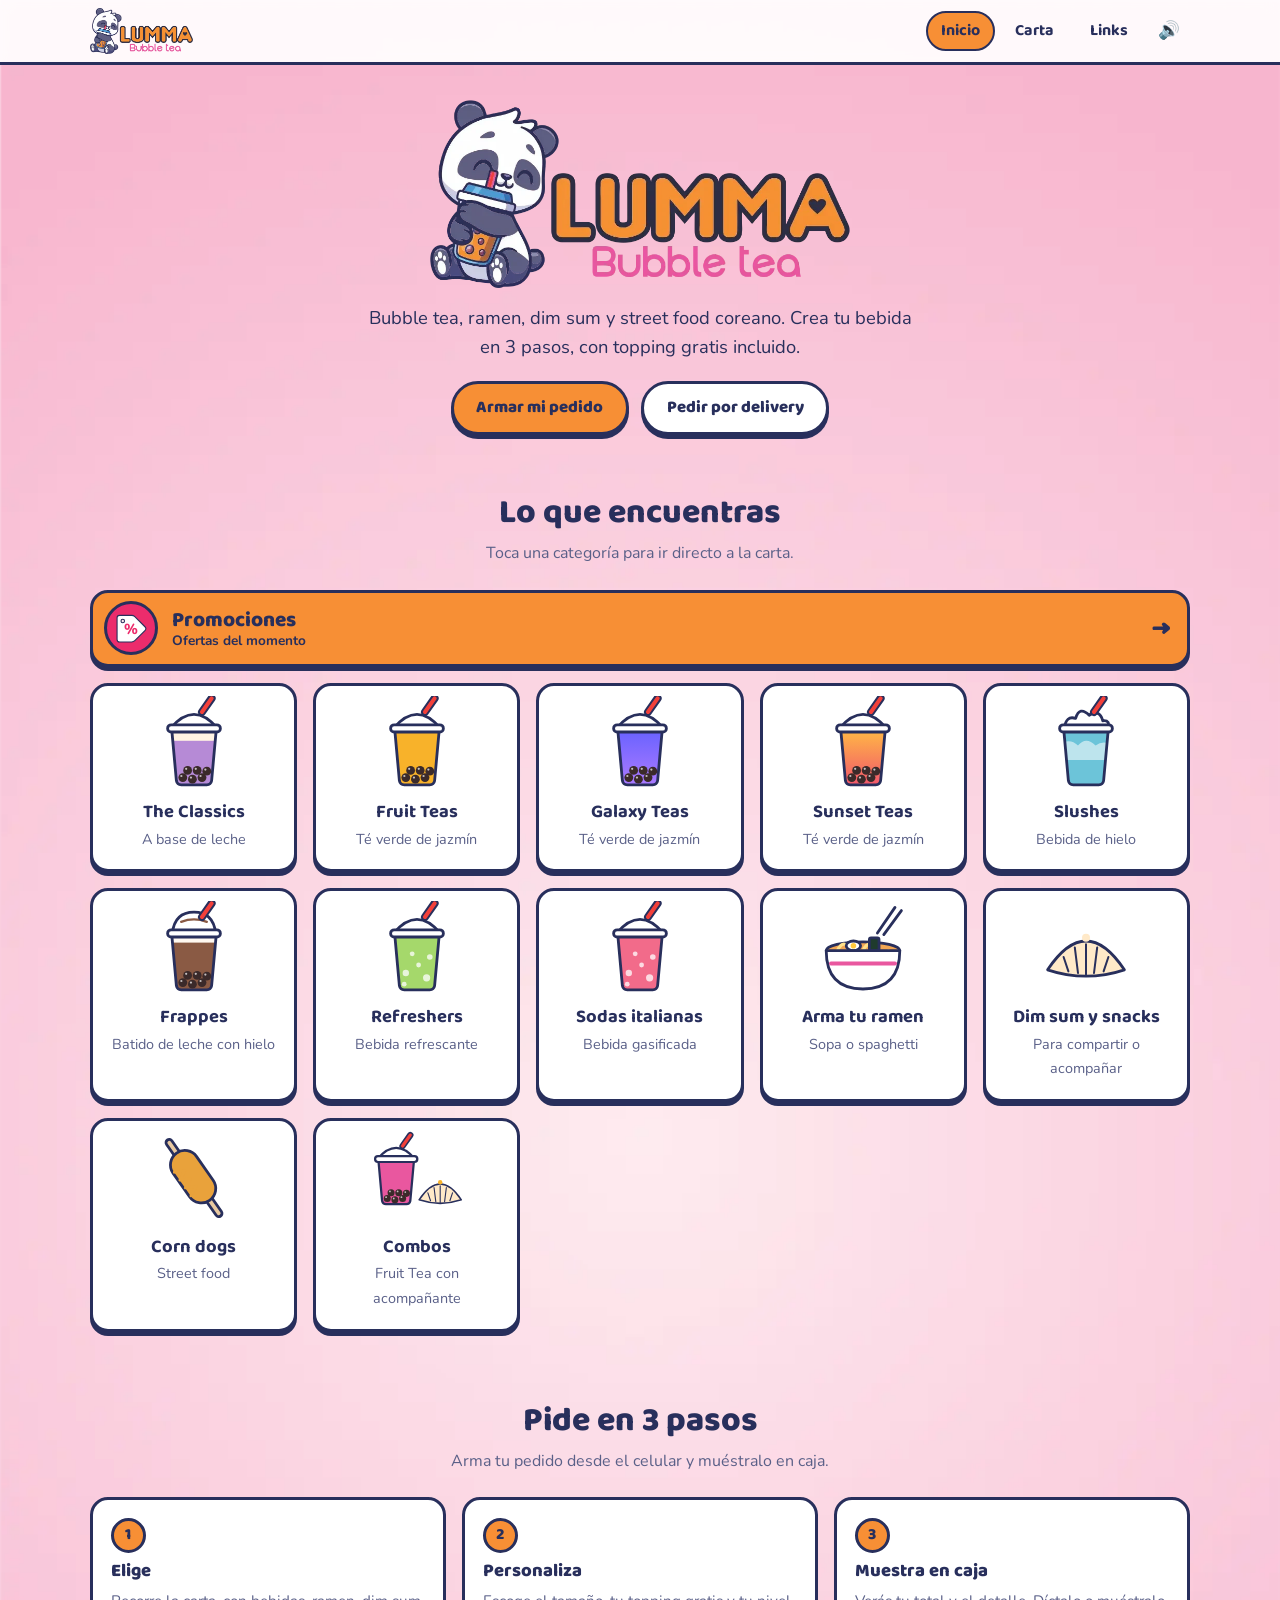
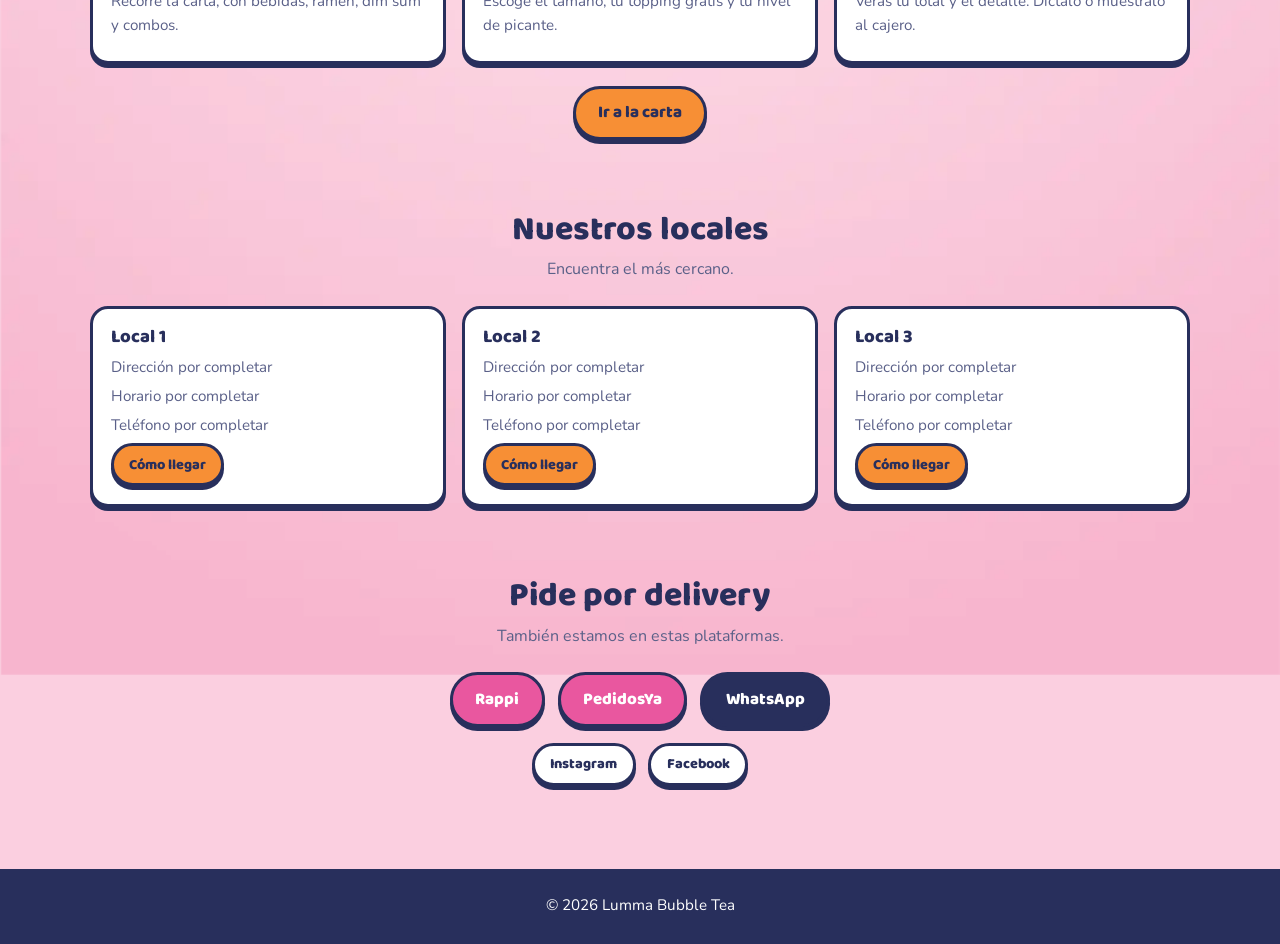
<file: index.html>
<!doctype html>
<html lang="es">
<head>
  <meta charset="utf-8">
  <meta name="viewport" content="width=device-width, initial-scale=1">
  <title>Lumma Bubble Tea | Bubble tea y comida coreana</title>
  <meta name="description" content="Bubble tea, ramen, dim sum y street food coreano. Crea tu bebida en 3 pasos con topping gratis y arma tu pedido en la carta digital.">
  <meta name="theme-color" content="#F78F35">
  <link rel="icon" href="assets/images/lumma-logo.webp" type="image/webp">
  <link rel="preconnect" href="https://fonts.googleapis.com">
  <link rel="preconnect" href="https://fonts.gstatic.com" crossorigin>
  <link href="https://fonts.googleapis.com/css2?family=Baloo+2:wght@700;800&family=Nunito:wght@400;600;700;800&display=swap" rel="stylesheet">
  <link rel="stylesheet" href="assets/css/styles.css">
</head>
<body data-page="inicio">
  <header class="encabezado" id="encabezado"></header>

  <main>
    <section class="hero">
      <div class="contenedor">
        <img class="logo-grande" src="assets/images/lumma-logo.webp" alt="Lumma Bubble Tea" width="810" height="363">
        <h1 class="solo-lectores">Lumma Bubble Tea</h1>
        <p>Bubble tea, ramen, dim sum y street food coreano. Crea tu bebida en 3 pasos, con topping gratis incluido.</p>
        <div class="acciones">
          <a class="btn" href="carta.html">Armar mi pedido</a>
          <a class="btn blanco" href="#delivery">Pedir por delivery</a>
        </div>
      </div>
    </section>

    <section class="seccion" id="que-encuentras">
      <div class="contenedor">
        <h2>Lo que encuentras</h2>
        <p class="sub">Toca una categoría para ir directo a la carta.</p>
        <div id="banner-promo-home"></div>
        <div class="rejilla" id="categorias-inicio"></div>
      </div>
    </section>

    <section class="seccion" id="como-pedir">
      <div class="contenedor">
        <h2>Pide en 3 pasos</h2>
        <p class="sub">Arma tu pedido desde el celular y muéstralo en caja.</p>
        <div class="rejilla">
          <article class="tarjeta"><span class="num">1</span><h3>Elige</h3><p class="dato">Recorre la carta, con bebidas, ramen, dim sum y combos.</p></article>
          <article class="tarjeta"><span class="num">2</span><h3>Personaliza</h3><p class="dato">Escoge el tamaño, tu topping gratis y tu nivel de picante.</p></article>
          <article class="tarjeta"><span class="num">3</span><h3>Muestra en caja</h3><p class="dato">Verás tu total y el detalle. Díctalo o muéstralo al cajero.</p></article>
        </div>
        <div class="fila-botones" style="margin-top:1.4rem"><a class="btn" href="carta.html">Ir a la carta</a></div>
      </div>
    </section>

    <section class="seccion" id="locales-seccion">
      <div class="contenedor">
        <h2>Nuestros locales</h2>
        <p class="sub">Encuentra el más cercano.</p>
        <div class="rejilla" id="locales"></div>
      </div>
    </section>

    <section class="seccion" id="delivery">
      <div class="contenedor">
        <h2>Pide por delivery</h2>
        <p class="sub">También estamos en estas plataformas.</p>
        <div class="fila-botones">
          <a class="btn rosa" data-enlace="rappi" href="#">Rappi</a>
          <a class="btn rosa" data-enlace="pedidosya" href="#">PedidosYa</a>
          <a class="btn azul" data-enlace="whatsapp" href="#">WhatsApp</a>
        </div>
        <div class="fila-botones" style="margin-top:1rem">
          <a class="btn blanco chico" data-enlace="instagram" href="#">Instagram</a>
          <a class="btn blanco chico" data-enlace="facebook" href="#">Facebook</a>
        </div>
      </div>
    </section>
  </main>

  <footer class="pie" id="pie"></footer>

  <script src="assets/js/config.js"></script>
  <script src="assets/js/art.js"></script>
  <script src="assets/js/menu-data.js"></script>
  <script src="assets/js/sonido.js"></script>
  <script src="assets/js/site.js"></script>
</body>
</html>
</file>
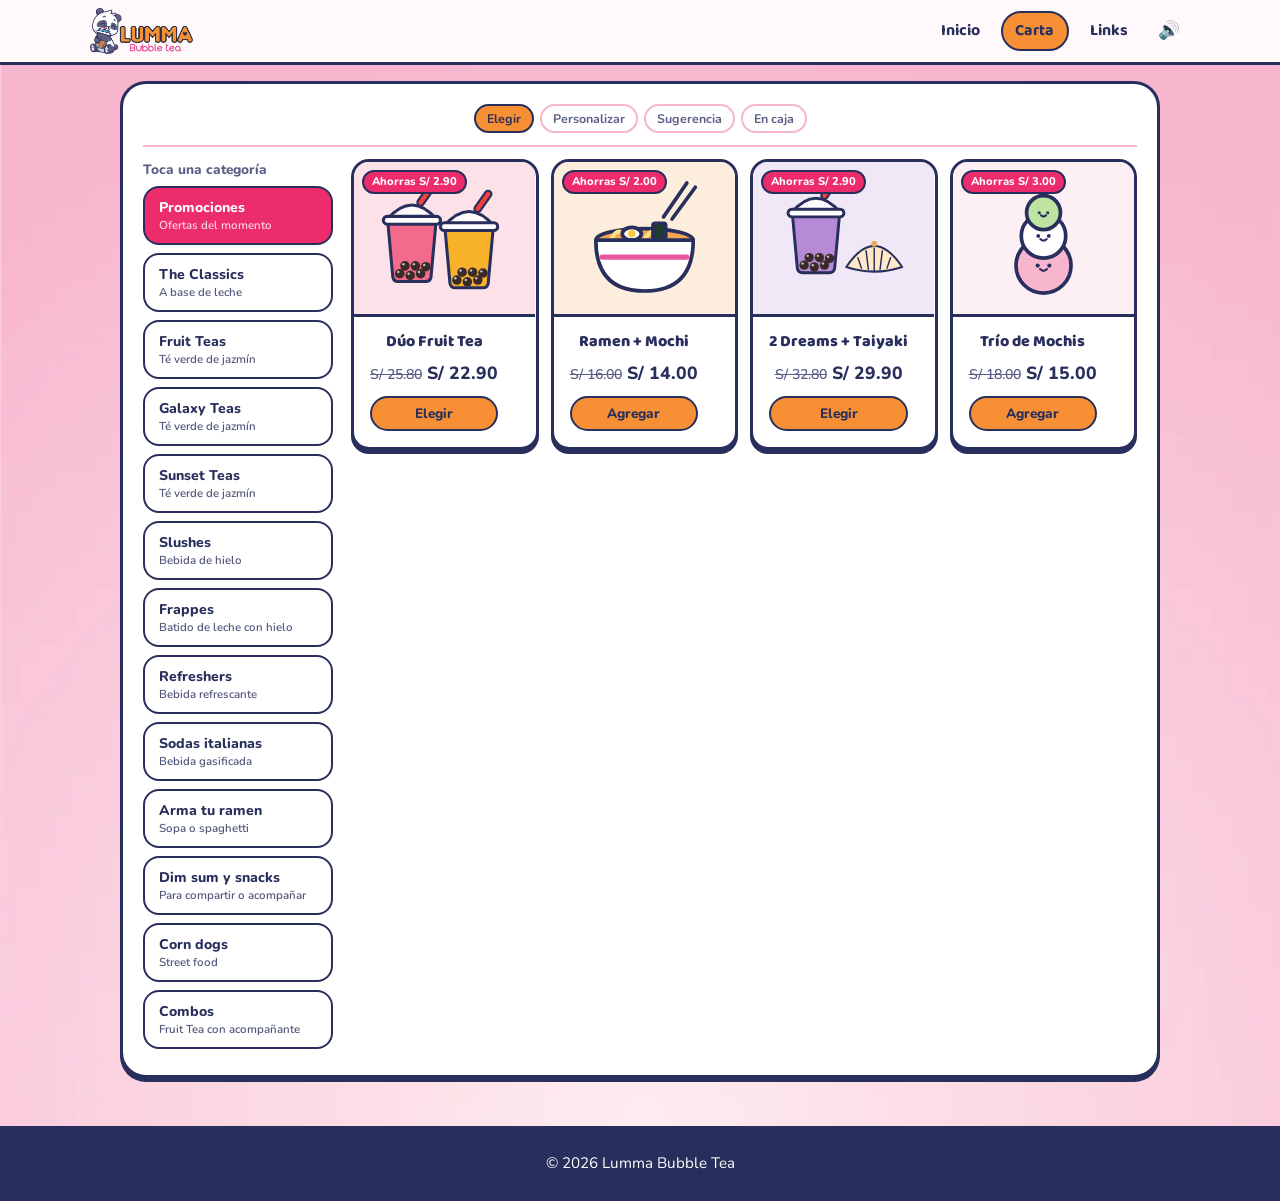
<file: carta.html>
<!doctype html>
<html lang="es">
<head>
  <meta charset="utf-8">
  <meta name="viewport" content="width=device-width, initial-scale=1">
  <title>Carta digital | Lumma Bubble Tea</title>
  <meta name="description" content="Elige tus bebidas y snacks, personalízalos, mira tu total y muéstralo en caja.">
  <meta name="theme-color" content="#F78F35">
  <link rel="icon" href="assets/images/lumma-logo.webp" type="image/webp">
  <link rel="preconnect" href="https://fonts.googleapis.com">
  <link rel="preconnect" href="https://fonts.gstatic.com" crossorigin>
  <link href="https://fonts.googleapis.com/css2?family=Baloo+2:wght@700;800&family=Nunito:wght@400;600;700;800&display=swap" rel="stylesheet">
  <link rel="stylesheet" href="assets/css/styles.css">
</head>
<body data-page="carta">
  <header class="encabezado" id="encabezado"></header>

  <main class="carta-pagina">
    <h1 class="solo-lectores">Carta digital de Lumma Bubble Tea</h1>
    <div class="app" id="app" aria-live="polite"></div>
    <noscript><p style="text-align:center;padding:2rem">Activa JavaScript para usar la carta interactiva.</p></noscript>
  </main>

  <footer class="pie" id="pie"></footer>

  <script src="assets/js/config.js"></script>
  <script src="assets/js/art.js"></script>
  <script src="assets/js/menu-data.js"></script>
  <script src="assets/js/sonido.js"></script>
  <script src="assets/js/site.js"></script>
  <script src="assets/js/qrcodegen.js"></script>
  <script src="assets/js/pedido-codigo.js"></script>
  <script src="assets/js/carta.js"></script>
</body>
</html>
</file>
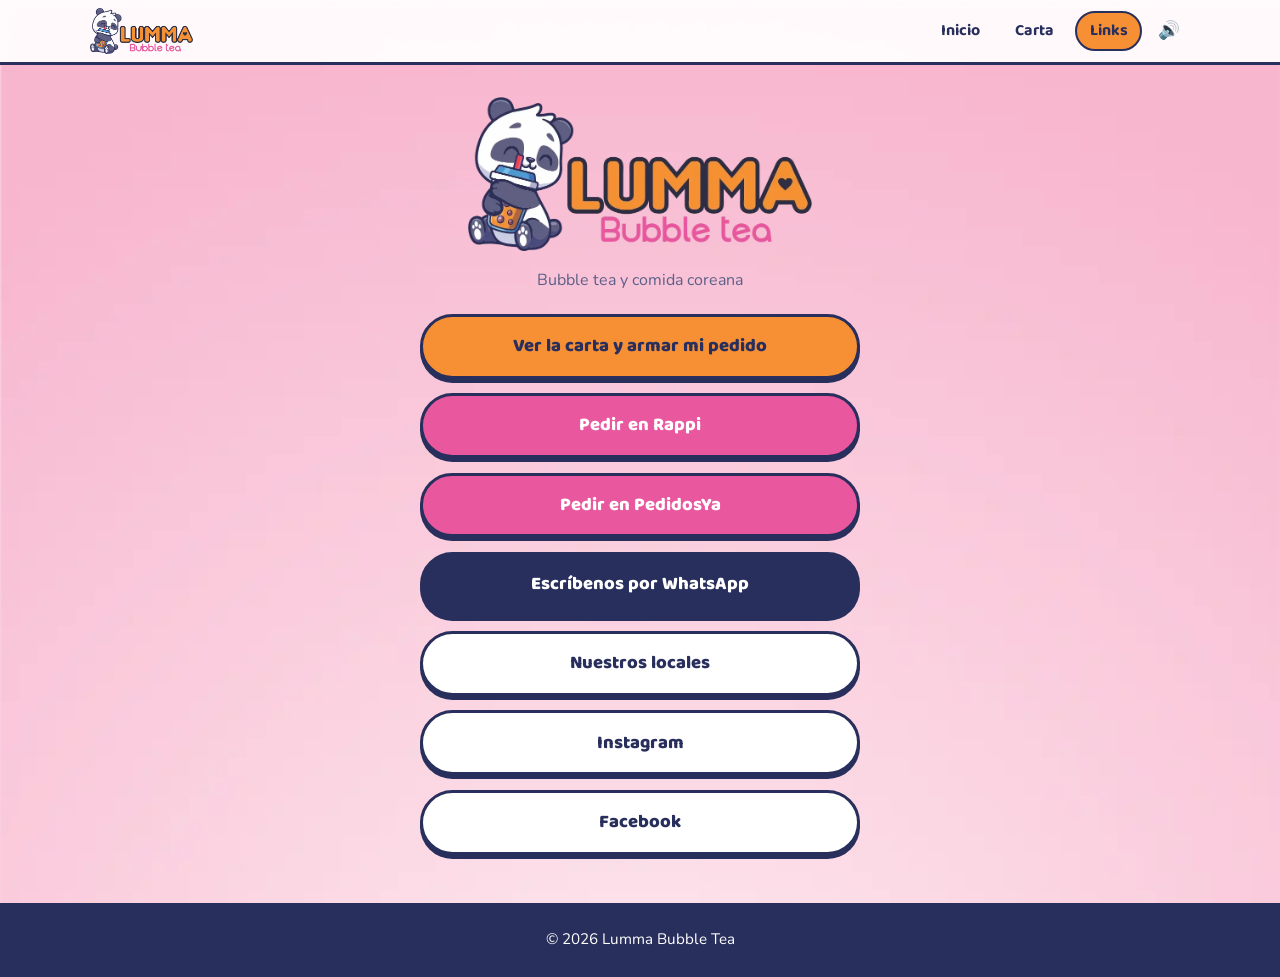
<file: links.html>
<!doctype html>
<html lang="es">
<head>
  <meta charset="utf-8">
  <meta name="viewport" content="width=device-width, initial-scale=1">
  <title>Links | Lumma Bubble Tea</title>
  <meta name="description" content="Todos los enlaces de Lumma Bubble Tea: carta, delivery, WhatsApp y redes.">
  <meta name="theme-color" content="#F78F35">
  <link rel="icon" href="assets/images/lumma-logo.webp" type="image/webp">
  <link rel="preconnect" href="https://fonts.googleapis.com">
  <link rel="preconnect" href="https://fonts.gstatic.com" crossorigin>
  <link href="https://fonts.googleapis.com/css2?family=Baloo+2:wght@700;800&family=Nunito:wght@400;600;700;800&display=swap" rel="stylesheet">
  <link rel="stylesheet" href="assets/css/styles.css">
</head>
<body data-page="links">
  <header class="encabezado" id="encabezado"></header>

  <main>
    <div class="links">
      <img class="logo-links" src="assets/images/lumma-logo.webp" alt="Lumma Bubble Tea" width="810" height="363">
      <h1 class="solo-lectores">Links de Lumma Bubble Tea</h1>
      <p>Bubble tea y comida coreana</p>
      <a class="btn" href="carta.html">Ver la carta y armar mi pedido</a>
      <a class="btn rosa" data-enlace="rappi" href="#">Pedir en Rappi</a>
      <a class="btn rosa" data-enlace="pedidosya" href="#">Pedir en PedidosYa</a>
      <a class="btn azul" data-enlace="whatsapp" href="#">Escríbenos por WhatsApp</a>
      <a class="btn blanco" href="index.html#locales-seccion">Nuestros locales</a>
      <a class="btn blanco" data-enlace="instagram" href="#">Instagram</a>
      <a class="btn blanco" data-enlace="facebook" href="#">Facebook</a>
    </div>
  </main>

  <footer class="pie" id="pie"></footer>

  <script src="assets/js/config.js"></script>
  <script src="assets/js/art.js"></script>
  <script src="assets/js/sonido.js"></script>
  <script src="assets/js/site.js"></script>
</body>
</html>
</file>
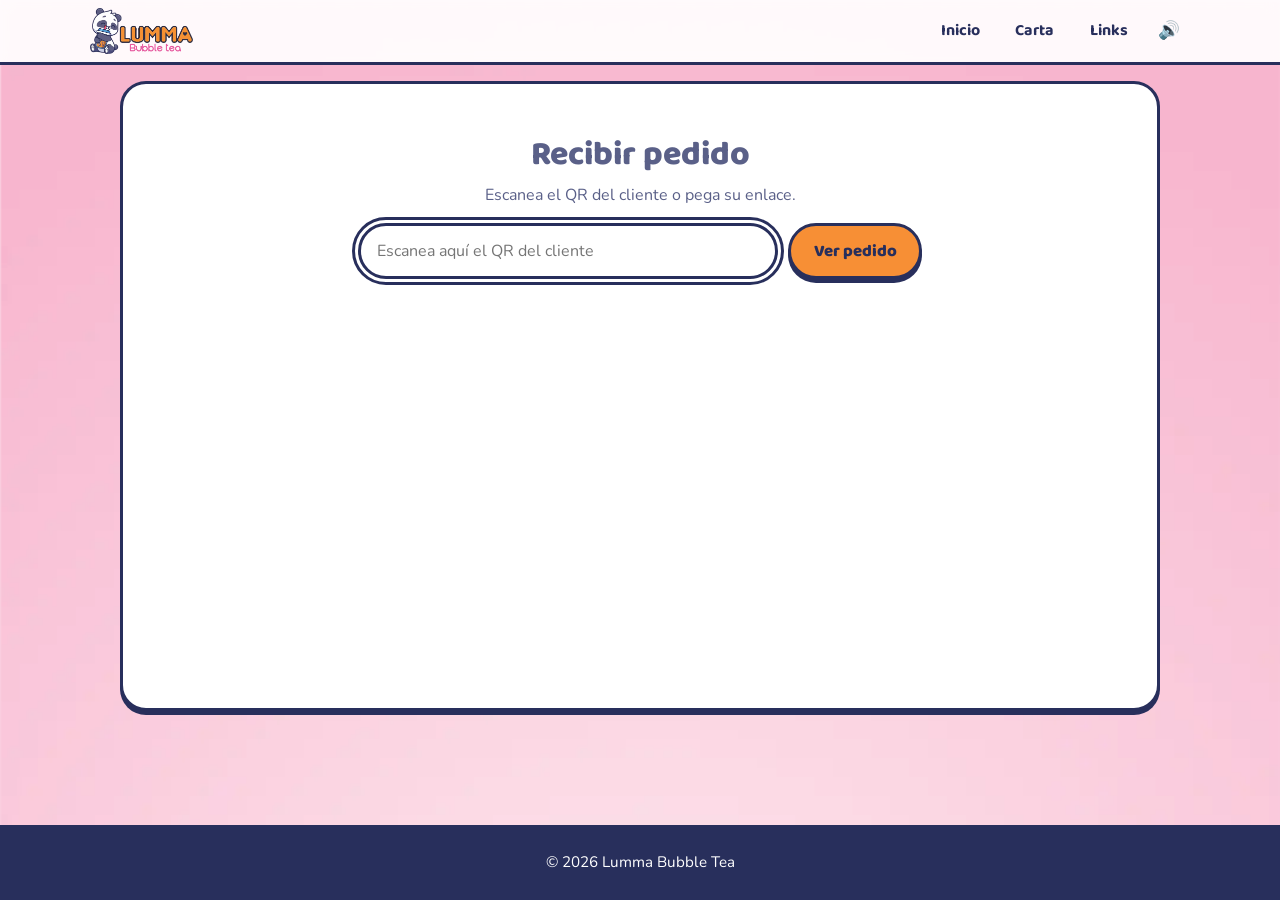
<file: pedido.html>
<!doctype html>
<html lang="es">
<head>
  <meta charset="utf-8">
  <meta name="viewport" content="width=device-width, initial-scale=1">
  <title>Pedido | Lumma Bubble Tea</title>
  <meta name="description" content="Pedido de un cliente para caja.">
  <meta name="robots" content="noindex">
  <meta name="theme-color" content="#F78F35">
  <link rel="icon" href="assets/images/lumma-logo.webp" type="image/webp">
  <link rel="preconnect" href="https://fonts.googleapis.com">
  <link rel="preconnect" href="https://fonts.gstatic.com" crossorigin>
  <link href="https://fonts.googleapis.com/css2?family=Baloo+2:wght@700;800&family=Nunito:wght@400;600;700;800&display=swap" rel="stylesheet">
  <link rel="stylesheet" href="assets/css/styles.css">
</head>
<body data-page="pedido">
  <header class="encabezado" id="encabezado"></header>

  <main class="carta-pagina">
    <h1 class="solo-lectores">Pedido del cliente</h1>
    <div class="app" id="pedido" aria-live="polite"></div>
    <noscript><p style="text-align:center;padding:2rem">Activa JavaScript para ver el pedido.</p></noscript>
  </main>

  <footer class="pie" id="pie"></footer>

  <script src="assets/js/config.js"></script>
  <script src="assets/js/art.js"></script>
  <script src="assets/js/sonido.js"></script>
  <script src="assets/js/site.js"></script>
  <script src="assets/js/pedido-codigo.js"></script>
  <script src="assets/js/pedido.js"></script>
</body>
</html>
</file>
<file: assets/css/styles.css>
/* ===== Paleta de Lumma (extraída del logo) ===== */
:root {
  --naranja: #F78F35;
  --azul: #282F5C;
  --rosa: #E9579F;
  --rosa-fuerte: #EC2C6C;
  --rojo: #F3403A;
  --fondo-claro: #FEEBEF;
  --fondo-borde: #F5B6CE;
  --blanco: #FFFFFF;
  --texto: #282F5C;
  --texto-suave: #5A6088;
  --radio: 18px;
  --sombra: 0 4px 0 var(--azul);
  --font-titulo: 'Baloo 2', 'Nunito', 'Trebuchet MS', system-ui, sans-serif;
  --font-texto: 'Nunito', 'Segoe UI', system-ui, sans-serif;
}

* { box-sizing: border-box; }
html { -webkit-text-size-adjust: 100%; }
body {
  margin: 0;
  font-family: var(--font-texto);
  font-size: 16px;
  line-height: 1.55;
  color: var(--texto);
  background: #FBCFE0 url('../images/FONDO.webp') center top / cover fixed no-repeat;
  min-height: 100vh;
  display: flex;
  flex-direction: column;
}
main { flex: 1; }
h1, h2, h3 { font-family: var(--font-titulo); line-height: 1.15; margin: 0 0 .5rem; font-weight: 800; }
h1 { font-size: clamp(2rem, 6vw, 3.2rem); }
h2 { font-size: clamp(1.5rem, 4vw, 2.1rem); }
h3 { font-size: 1.15rem; }
p { margin: 0 0 1rem; }
img { max-width: 100%; height: auto; display: block; }
a { color: inherit; }
.contenedor { width: min(1100px, 100% - 32px); margin-inline: auto; }
.solo-lectores { position: absolute; left: -9999px; }
:focus-visible { outline: 3px solid var(--azul); outline-offset: 3px; }

/* ===== Botones ===== */
.btn {
  display: inline-flex; align-items: center; justify-content: center; gap: .5rem;
  font-family: var(--font-titulo); font-weight: 800; font-size: 1.05rem;
  padding: .7rem 1.4rem; border-radius: 999px; cursor: pointer; text-decoration: none;
  border: 3px solid var(--azul); background: var(--naranja); color: var(--azul);
  box-shadow: var(--sombra); transition: transform .12s, box-shadow .12s;
}
.btn:hover { transform: translateY(2px); box-shadow: 0 2px 0 var(--azul); }
.btn:active { transform: translateY(4px); box-shadow: 0 0 0 var(--azul); }
.btn.rosa { background: var(--rosa); color: var(--blanco); }
.btn.blanco { background: var(--blanco); }
.btn.azul { background: var(--azul); color: var(--blanco); }
.btn.bloque { display: flex; width: 100%; }
.btn.chico { font-size: .9rem; padding: .45rem .95rem; }

/* ===== Encabezado y pie ===== */
.encabezado { position: sticky; top: 0; z-index: 20; background: rgba(255, 255, 255, .92); border-bottom: 3px solid var(--azul); backdrop-filter: blur(6px); }
.encabezado .contenedor { display: flex; align-items: center; justify-content: space-between; gap: 1rem; padding: .5rem 0; }
.logo img { height: 46px; width: auto; }
.nav { display: flex; gap: .35rem; }
.nav a { font-family: var(--font-titulo); font-weight: 700; text-decoration: none; padding: .35rem .8rem; border-radius: 999px; border: 2px solid transparent; }
.nav a:hover { border-color: var(--azul); }
.nav a[aria-current="page"] { background: var(--naranja); border-color: var(--azul); }
.pie { margin-top: 3rem; background: var(--azul); color: var(--blanco); padding: 1.6rem 0; text-align: center; font-size: .95rem; }
.pie a { color: var(--blanco); }

/* ===== Inicio ===== */
.hero { padding: 2.2rem 0 1.5rem; text-align: center; }
.hero .logo-grande { width: min(420px, 82%); margin: 0 auto 1rem; }
.hero p { font-size: 1.15rem; max-width: 34rem; margin-inline: auto; }
.hero .acciones { display: flex; flex-wrap: wrap; gap: .8rem; justify-content: center; margin-top: 1.2rem; }
.seccion { padding: 2.2rem 0; }
.seccion > .contenedor > h2 { text-align: center; }
.seccion .sub { text-align: center; color: var(--texto-suave); margin-bottom: 1.5rem; }
.rejilla { display: grid; gap: 1rem; grid-template-columns: repeat(auto-fit, minmax(200px, 1fr)); }
.tarjeta {
  background: var(--blanco); border: 3px solid var(--azul); border-radius: var(--radio);
  box-shadow: var(--sombra); padding: 1.1rem; position: relative;
}
.tarjeta .num { display: inline-flex; width: 2.2rem; height: 2.2rem; align-items: center; justify-content: center; border-radius: 50%; background: var(--naranja); border: 3px solid var(--azul); font-family: var(--font-titulo); font-weight: 800; margin-bottom: .5rem; }
.tarjeta.cat { text-align: center; text-decoration: none; display: block; padding-top: .6rem; }
.tarjeta.cat .ilustra { width: 96px; height: 96px; margin: 0 auto .4rem; }
.tarjeta.cat strong { font-family: var(--font-titulo); font-size: 1.15rem; display: block; }
.tarjeta.cat span { color: var(--texto-suave); font-size: .9rem; }
.tarjeta.cat:hover { transform: translateY(2px); box-shadow: 0 2px 0 var(--azul); }
.tarjeta .dato { color: var(--texto-suave); margin: 0 0 .35rem; font-size: .95rem; }
.aviso-datos { text-align: center; font-size: .85rem; color: var(--texto-suave); margin-top: 1rem; }
.fila-botones { display: flex; flex-wrap: wrap; gap: .8rem; justify-content: center; }

/* ===== Links (linktree) ===== */
.links { width: min(440px, 100% - 32px); margin: 2rem auto 0; text-align: center; display: flex; flex-direction: column; gap: .9rem; }
.links .logo-links { width: 78%; margin: 0 auto .2rem; }
.links p { margin: 0 0 .4rem; color: var(--texto-suave); }
.links .btn { padding: .95rem 1.2rem; font-size: 1.15rem; }

/* ===== Carta interactiva ===== */
.carta-pagina { padding: 1rem 0 0; }
.app { width: min(1040px, 100% - 24px); margin: 0 auto; background: var(--blanco); border: 3px solid var(--azul); border-radius: 26px; box-shadow: var(--sombra); padding: 14px; display: flex; flex-direction: column; gap: 12px; min-height: 70vh; }
.pasos { display: flex; justify-content: center; flex-wrap: wrap; gap: 6px; padding-bottom: 12px; border-bottom: 2px solid var(--fondo-borde); }
.pasos span { font-size: .78rem; padding: 3px 11px; border-radius: 999px; border: 2px solid var(--fondo-borde); color: var(--texto-suave); white-space: nowrap; font-weight: 700; }
.pasos span.on { background: var(--naranja); border-color: var(--azul); color: var(--azul); }
.fila { display: flex; align-items: center; justify-content: space-between; gap: 8px; }
.suave { color: var(--texto-suave); font-size: .9rem; }

.layout { display: flex; flex-direction: column; gap: 12px; }
.rail { display: flex; gap: 8px; overflow-x: auto; padding-bottom: 6px; scrollbar-width: thin; position: relative; }
.rail-wrap { position: relative; }
.pista-cat { margin: 0 0 6px; font-size: .85rem; font-weight: 800; color: var(--texto-suave); }
.rail-wrap::after { content: ''; position: absolute; right: 0; top: 26px; bottom: 8px; width: 44px; pointer-events: none; background: linear-gradient(to right, rgba(255, 255, 255, 0), #fff 85%); transition: opacity .2s; }
.rail-wrap.fin::after { opacity: 0; }
.chip { font-family: var(--font-texto); font-weight: 800; font-size: .88rem; padding: 7px 14px; border-radius: 999px; border: 2px solid var(--azul); background: var(--blanco); color: var(--azul); cursor: pointer; white-space: nowrap; flex-shrink: 0; }
.chip.on { background: var(--rosa); color: var(--blanco); }
.chip .nota { display: none; }
.rejilla-prod { display: grid; gap: 12px; grid-template-columns: repeat(2, minmax(0, 1fr)); }
.prod { position: relative; text-align: left; padding: 0; border: 3px solid var(--azul); border-radius: var(--radio); background: var(--blanco); overflow: hidden; cursor: pointer; font: inherit; color: inherit; box-shadow: var(--sombra); transition: transform .12s, box-shadow .12s; }
.prod:hover { transform: translateY(2px); box-shadow: 0 2px 0 var(--azul); }
.prod .foto { aspect-ratio: 1 / .85; display: flex; align-items: center; justify-content: center; border-bottom: 3px solid var(--azul); }
.prod .foto svg { width: 70%; height: 90%; }
.prod .info { display: block; padding: 7px 16px 16px; }
.prod .nombre { font-family: var(--font-titulo); font-weight: 800; font-size: 1rem; line-height: 1.15; display: block; min-height: 2.3em; }
.prod .precio-fila { display: flex; flex-direction: column; align-items: stretch; gap: 8px; margin-top: 0; }
.prod .precio { font-weight: 800; font-size: 1.1rem; }
.prod .accion { display: block; text-align: center; font-size: .85rem; font-weight: 800; background: var(--naranja); border: 2px solid var(--azul); border-radius: 999px; padding: 5px 16px; white-space: nowrap; }
.insignia { position: absolute; top: 8px; right: 8px; background: var(--rosa); color: #fff; border: 2px solid var(--azul); border-radius: 999px; min-width: 26px; height: 26px; display: flex; align-items: center; justify-content: center; font-weight: 800; font-size: .85rem; padding: 0 6px; }

.barra { position: sticky; bottom: 10px; margin-top: auto; display: flex; align-items: center; justify-content: space-between; gap: 10px; background: var(--azul); color: var(--blanco); padding: 10px 14px; border-radius: 18px; }
.barra .total { font-family: var(--font-titulo); font-weight: 800; font-size: 1.25rem; line-height: 1.1; }
.barra .suave { color: #D8DBF2; }

.volver { background: var(--blanco); border: 2px solid var(--azul); border-radius: 999px; padding: 4px 14px; font-weight: 800; cursor: pointer; color: var(--azul); font-family: var(--font-texto); }
.detalle-foto { height: 150px; border-radius: var(--radio); border: 3px solid var(--azul); display: flex; align-items: center; justify-content: center; }
.detalle-foto svg { height: 88%; width: auto; }
.grupo { display: flex; flex-direction: column; gap: 6px; }
.grupo > .etq { font-weight: 800; font-size: .9rem; }
.opciones { display: flex; flex-wrap: wrap; gap: 8px; }
.opcion { font-family: var(--font-texto); font-weight: 700; font-size: .9rem; padding: 8px 14px; border-radius: 14px; border: 2px solid var(--azul); background: var(--blanco); color: var(--azul); cursor: pointer; }
.opcion[aria-pressed="true"] { background: var(--naranja); }
.cantidad { display: flex; align-items: center; justify-content: space-between; gap: 14px; background: var(--fondo-claro); border: 3px solid var(--azul); border-radius: 18px; padding: 10px 16px; box-shadow: 0 3px 0 var(--azul); }
.cantidad { --tam-cantidad: 1rem; }
.cantidad .etq-cant { font-family: var(--font-titulo); font-weight: 800; font-size: var(--tam-cantidad); line-height: 1; color: var(--azul); }
.cantidad .ctl { display: flex; align-items: center; gap: 16px; }
.cantidad .num { min-width: 1.6em; text-align: center; font-family: var(--font-titulo); font-weight: 800; font-size: var(--tam-cantidad); line-height: 1; color: var(--azul); }
.cantidad button { width: 46px; height: 46px; border-radius: 50%; border: 3px solid var(--azul); background: var(--blanco); font-family: var(--font-texto); font-size: 1.6rem; font-weight: 800; line-height: 1; cursor: pointer; color: var(--azul); padding: 0; box-shadow: 0 3px 0 var(--azul); transition: transform .1s, box-shadow .1s; }
.cantidad button[data-a="mas"] { background: var(--naranja); }
.cantidad button:active { transform: translateY(3px); box-shadow: 0 0 0 var(--azul); }

.linea { border: 2px solid var(--azul); border-radius: 14px; padding: 10px 12px; display: flex; justify-content: space-between; gap: 10px; align-items: flex-start; }
.linea .nm { font-weight: 800; }
.linea .precio-linea { font-weight: 800; text-align: right; white-space: nowrap; }
.quitar { background: none; border: 0; padding: 0; color: var(--rosa-fuerte); font-weight: 800; cursor: pointer; font-family: var(--font-texto); font-size: .85rem; }
.total-fila { display: flex; justify-content: space-between; align-items: baseline; font-family: var(--font-titulo); font-weight: 800; padding: 4px 2px; }
.total-fila .grande { font-size: 1.8rem; }
.nota-caja { background: var(--fondo-claro); border-radius: 14px; padding: 10px 14px; font-size: .9rem; color: var(--texto-suave); }
.acciones-col { display: flex; flex-direction: column; gap: 10px; }
.acciones-fila { display: flex; gap: 10px; }
.acciones-fila .btn { flex: 1; }
.vacio { text-align: center; padding: 2rem 1rem; color: var(--texto-suave); }

/* Modo letra grande (para mostrar en caja) */
.grande-modo .linea { padding: 16px; }
.grande-modo .linea .nm { font-size: 1.45rem; }
.grande-modo .linea .suave { font-size: 1.1rem; }
.grande-modo .linea .precio-linea { font-size: 1.45rem; }
.grande-modo .total-fila .grande { font-size: 2.6rem; }

/* ===== Pantallas grandes: carta con columna de categorías ===== */
@media (min-width: 900px) {
  .layout { display: grid; grid-template-columns: 190px minmax(0, 1fr); gap: 18px; align-items: start; }
  .rail-wrap { position: sticky; top: 76px; }
  .rail-wrap::after { display: none; }
  .rail { flex-direction: column; overflow: visible; position: static; }
  .chip { border-radius: 16px; text-align: left; padding: 10px 14px; white-space: normal; }
  .chip .nota { display: block; font-size: .72rem; font-weight: 600; opacity: .8; }
  .rejilla-prod { grid-template-columns: repeat(3, minmax(0, 1fr)); }
  .app { padding: 20px; }
}
@media (min-width: 1100px) { .rejilla-prod { grid-template-columns: repeat(4, minmax(0, 1fr)); } }
.barra .btn { white-space: nowrap; padding: .55rem 1.1rem; font-size: 1rem; }
@media (max-width: 520px) {
  .nav a { padding: .3rem .55rem; font-size: .9rem; }
  .logo img { height: 40px; }
  .pasos { gap: 4px; }
  .pasos span { font-size: .7rem; padding: 3px 8px; }
}
@media (prefers-reduced-motion: reduce) { .btn, .prod, .tarjeta.cat { transition: none; } }
.total-arriba { background: var(--fondo-claro); border: 2px solid var(--azul); border-radius: 14px; padding: 8px 14px; }
.prod .precio { white-space: nowrap; }
@media (max-width: 520px) {
  .prod .info { padding: 5px 12px 14px; }
  .prod .precio { font-size: 1rem; }
  .prod .accion { font-size: .8rem; padding: 5px 10px; }
}
.prod { display: flex; flex-direction: column; }
.prod .info { flex: 1; display: flex; flex-direction: column; }
.prod .precio-fila { margin-top: auto; padding-top: 0; }
.prod .precio { text-align: center; }
.prod .nombre { display: flex; align-items: center; justify-content: center; text-align: center; }

.ctrl { display: flex; align-items: center; gap: 10px; margin-top: 8px; }
.paso { width: 36px; height: 36px; border-radius: 50%; border: 2px solid var(--azul); background: var(--blanco); color: var(--azul); font-family: var(--font-texto); font-weight: 800; font-size: 1.3rem; line-height: 1; cursor: pointer; padding: 0; }
.paso.mas { background: var(--naranja); }
.paso:hover { transform: translateY(1px); }
.grande-modo .paso { width: 46px; height: 46px; font-size: 1.6rem; }
.grande-modo .quitar { font-size: 1rem; }

.barra-volver { position: sticky; top: var(--enc, 64px); z-index: 15; background: var(--blanco); padding: 8px 0; border-bottom: 2px solid var(--fondo-borde); }

/* Categorías como tarjetas (celular) */
.titulo-cats { text-align: center; font-size: 1.3rem; margin: 4px 0 2px; }
.rejilla-cats { display: grid; grid-template-columns: repeat(2, minmax(0, 1fr)); gap: 14px; }
button.tarjeta.cat { font: inherit; color: inherit; cursor: pointer; width: 100%; text-align: center; }
.rejilla-cats .tarjeta.cat { padding: .9rem .6rem 1rem; }
@media (max-width: 899px) { .pista-cat { display: none; } }
@media (min-width: 900px) { .solo-movil { display: none; } }

/* Categorías compactas en celular: se ven todas con poco scroll */
@media (max-width: 899px) {
  .titulo-cats { font-size: 1.15rem; margin: 0; }
  .rejilla-cats { grid-template-columns: repeat(3, minmax(0, 1fr)); gap: 10px; }
  .rejilla-cats .tarjeta.cat { padding: .5rem .3rem .6rem; border-width: 2.5px; border-radius: 14px; box-shadow: 0 3px 0 var(--azul); }
  .rejilla-cats .tarjeta.cat .ilustra { width: 58px; height: 58px; margin: 0 auto .3rem; }
  .rejilla-cats .tarjeta.cat strong { display: flex; align-items: center; justify-content: center; min-height: 2.2em; font-size: .9rem; line-height: 1.1; }
  .rejilla-cats .insignia { top: 4px; right: 4px; min-width: 22px; height: 22px; font-size: .75rem; }
}
@media (max-width: 899px) { .rejilla-cats .tarjeta.cat strong { overflow-wrap: anywhere; } }
@media (max-width: 359px) {
  .rejilla-cats { gap: 8px; }
  .rejilla-cats .tarjeta.cat { padding: .45rem .15rem .55rem; }
  .rejilla-cats .tarjeta.cat .ilustra { width: 50px; height: 50px; }
  .rejilla-cats .tarjeta.cat strong { font-size: .78rem; }
}

/* Promociones */
.banner-promo { position: relative; display: flex; align-items: center; gap: 14px; width: 100%; font: inherit; color: var(--azul); text-decoration: none; text-align: left; cursor: pointer; background: var(--naranja); border: 3px solid var(--azul); border-radius: 18px; box-shadow: var(--sombra); padding: .55rem 1rem .55rem .7rem; transition: transform .12s, box-shadow .12s; }
.banner-promo:hover { transform: translateY(2px); box-shadow: 0 2px 0 var(--azul); }
.banner-icono { flex: 0 0 54px; width: 54px; height: 54px; background: var(--rosa-fuerte); border: 3px solid var(--azul); border-radius: 50%; display: flex; align-items: center; justify-content: center; }
.banner-icono svg { width: 38px; height: 38px; }
.banner-texto { flex: 1; display: flex; flex-direction: column; line-height: 1.15; }
.banner-texto strong { font-family: var(--font-titulo); font-weight: 800; font-size: 1.3rem; }
.banner-texto span { font-size: .85rem; font-weight: 700; }
.banner-flecha { font-family: var(--font-titulo); font-weight: 800; font-size: 1.6rem; }
.banner-promo .insignia { top: -10px; right: 10px; }
#banner-promo-home { margin-bottom: 1rem; }
.chip.promo { background: var(--naranja); }
.chip.promo.on { background: var(--rosa-fuerte); color: #fff; }
.ahorro { position: absolute; top: 8px; left: 8px; z-index: 2; background: var(--rosa-fuerte); color: #fff; border: 2px solid var(--azul); border-radius: 999px; font-size: .7rem; font-weight: 800; padding: 1px 8px; }
.prod .precio .antes { font-weight: 600; font-size: .8em; color: var(--texto-suave); }
.ahorro-linea { margin: 0; background: var(--fondo-claro); border-radius: 12px; padding: 8px 12px; font-size: .9rem; }

@media (max-width: 374px) { .ahorro .pal { display: none; } }

.btn-sonido { background: transparent; border: 2px solid transparent; border-radius: 999px; padding: .25rem .5rem; font-size: 1.1rem; cursor: pointer; line-height: 1; }
.btn-sonido:hover { border-color: var(--azul); }

@media (max-width: 899px) { .solo-pc { display: none; } }
.cantidad button:disabled { opacity: .4; cursor: default; box-shadow: none; transform: none; }

/* En celular las categorías se eligen en su propia vista (botón "← Categorías"), así que la fila de chips sobra. */
@media (max-width: 899px) { .rail-wrap { display: none; } }

.caja-qr { display: flex; flex-direction: column; align-items: center; gap: 6px; background: var(--blanco); border: 3px solid var(--azul); border-radius: 18px; padding: 14px; box-shadow: 0 3px 0 var(--azul); }
.caja-qr .qr { width: min(100%, 320px); height: auto; display: block; }
.caja-qr p { margin: 0; text-align: center; }
.recibir { display: flex; gap: 10px; justify-content: center; flex-wrap: wrap; margin-top: 1rem; }
.recibir input { flex: 1 1 260px; max-width: 420px; padding: .7rem 1rem; border: 3px solid var(--azul); border-radius: 999px; font: inherit; }
</file>
